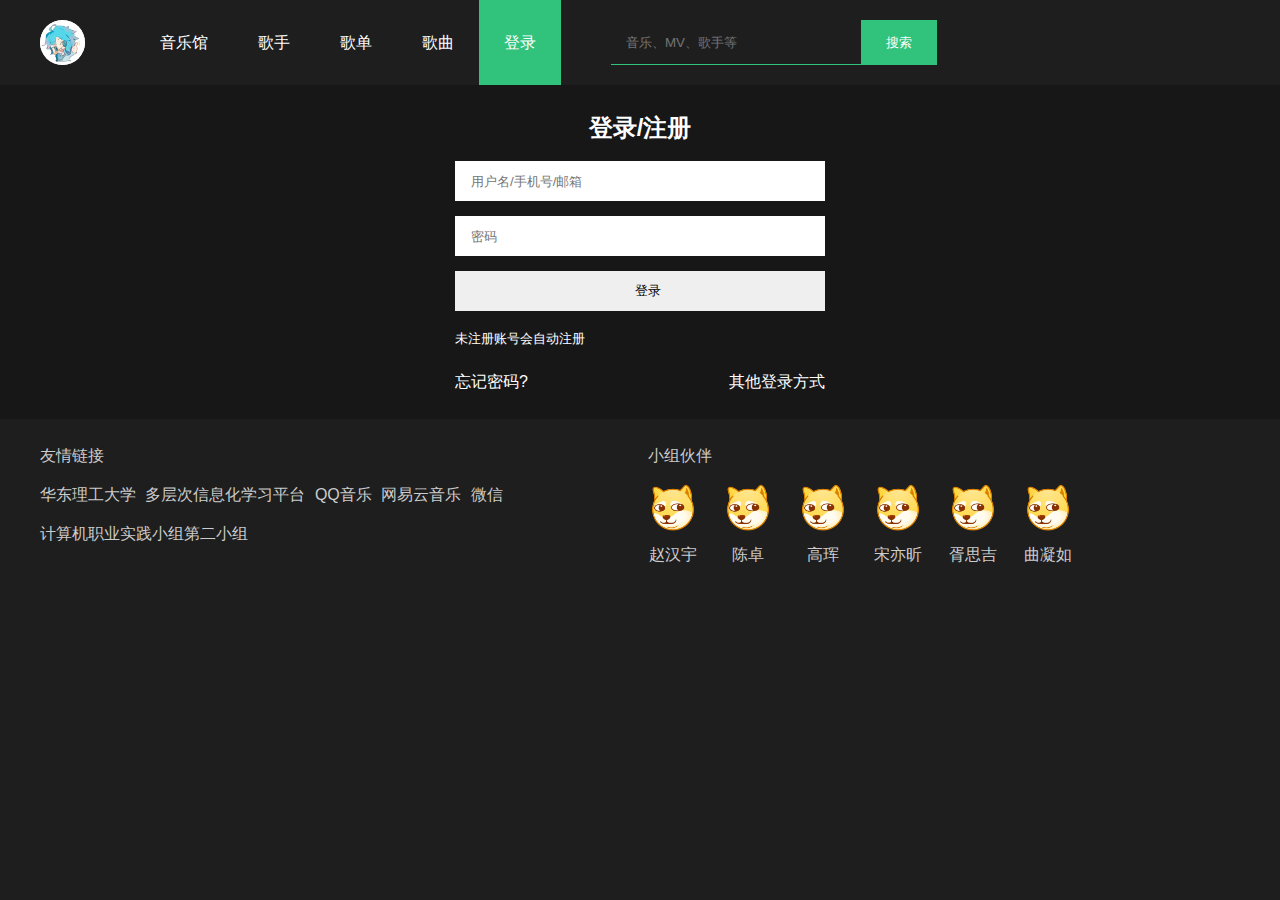
<file: login.html>
<!DOCTYPE html>
<html lang="en">

<head>
    <meta charset="UTF-8">
    <meta http-equiv="X-UA-Compatible" content="IE=edge">
    <meta name="viewport" content="width=device-width, initial-scale=1.0">
    <title>华理音乐分享网站</title>
    <link rel="stylesheet" href="css/style.css">
</head>

<body>
    <!-- 头部 -->
    <header class="header">
        <div class="w nav">            
            <a href="https://space.bilibili.com/676613855/?spm_id_from=333.999.0.0" class="logo-bili">
                <div class="avatarBox">
                    <img src="./images/xinxuan.jpg" alt="" class="avatarImg">
                </div>
            </a>
            <ul class="nav-meau">
                <li><a href="index.html">音乐馆</a></li>
                <li><a href="singer.html">歌手</a></li>
                <li><a href="song-list.html">歌单</a></li>
                <li><a href="song.html">歌曲</a></li>
                <li class="active"><a href="login.html">登录</a></li>
            </ul>
            <div class="search">
                <input type="text" name="" id="" placeholder="音乐、MV、歌手等"><button>搜索</button>
            </div>
        </div>
    </header>

    <!-- 登录/注册 主体 -->
    <div class="contentLogin py-3 bg1">
        <div class="login">
            <form action="index.html" method="post" target="myiframe">
                <h2>登录/注册</h2>
                <div class="ipt">
                    <input type="text" name="username" id="" placeholder="用户名/手机号/邮箱">
                </div>
                <div class="ipt">
                    <input type="password" name="password" id="" placeholder="密码">
                </div>
                <div class="ipt">                
                    <input type="submit" value="登录">
                </div>
            </form>
            <small>未注册账号会自动注册</small>
            <p><a href="#">忘记密码?</a><a href="#">其他登录方式</a></p>
        </div>
    </div>
     <!-- 底部1 -->
     <footer class="footer py-3">
        <div class="w">
            <div class="links">
                <div class="tit">友情链接</div>
                <a href="https://www.ecust.edu.cn">华东理工大学</a>
                <a href="https://s.ecust.edu.cn">多层次信息化学习平台</a>
                <a href="https://y.qq.com/">QQ音乐</a>
                <a href="https://music.163.com/">网易云音乐</a>
                <a href="#">
                    微信
                    <div class="hide">
                        <img src="./images/weixin.jpg" alt="">
                    </div>
                </a>
                <p class="mt-2">计算机职业实践小组第二小组</p>
            </div>
            <div class="copy">
                <div class="tit">小组伙伴</div>
                <div class="list">
                    <div class="item">
                        <img src="./images/goutou.png" alt="">
                        <p>赵汉宇</p>
                    </div>
                    <div class="item">
                        <img src="./images/goutou.png" alt="">
                        <p>陈卓</p>
                    </div>
                    <div class="item">
                        <img src="./images/goutou.png" alt="">
                        <p>高珲</p>
                    </div>
                    <div class="item">
                        <img src="./images/goutou.png" alt="">
                        <p>宋亦昕</p>
                    </div>
                    <div class="item">
                        <img src="./images/goutou.png" alt="">
                        <p>胥思吉</p>
                    </div>
                    <div class="item">
                        <img src="./images/goutou.png" alt="">
                        <p>曲凝如</p>
                    </div>
                </div>
            </div>
        </div>
    </footer>
</body>

</html>
</file>
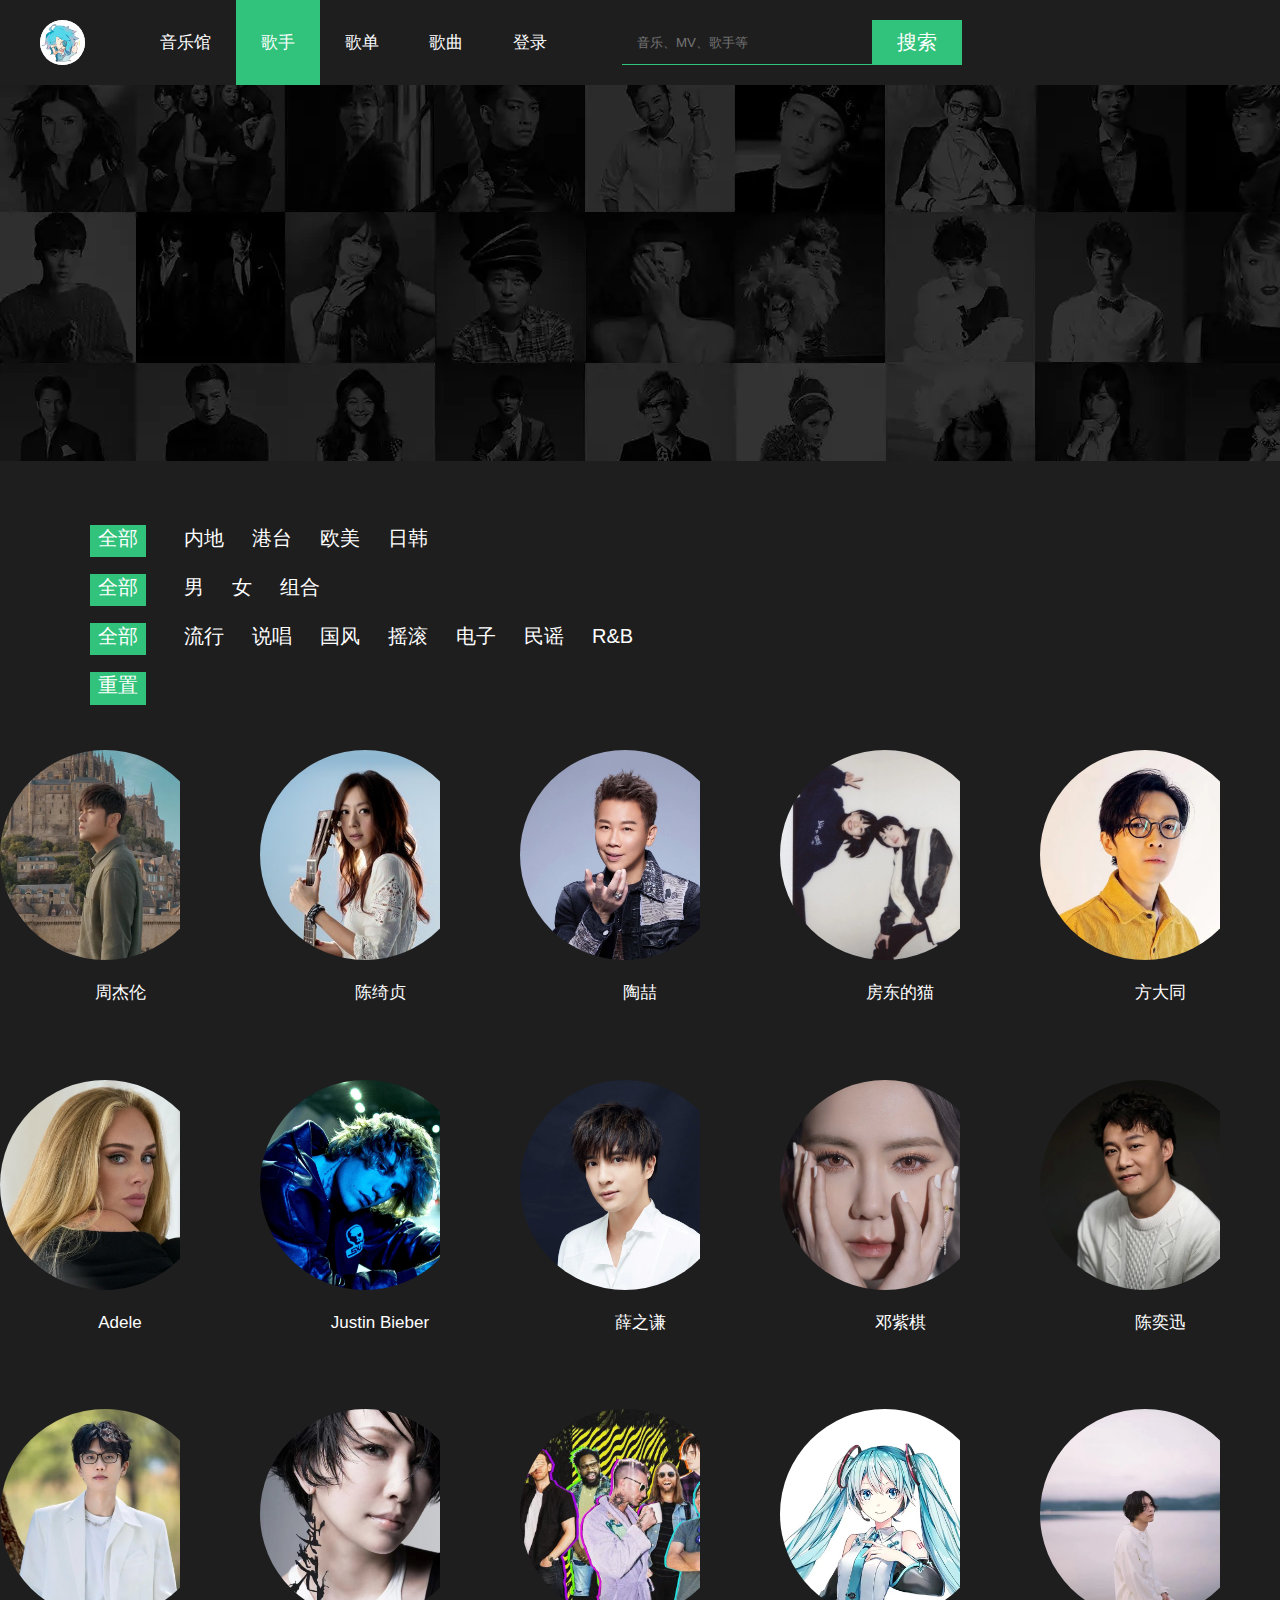
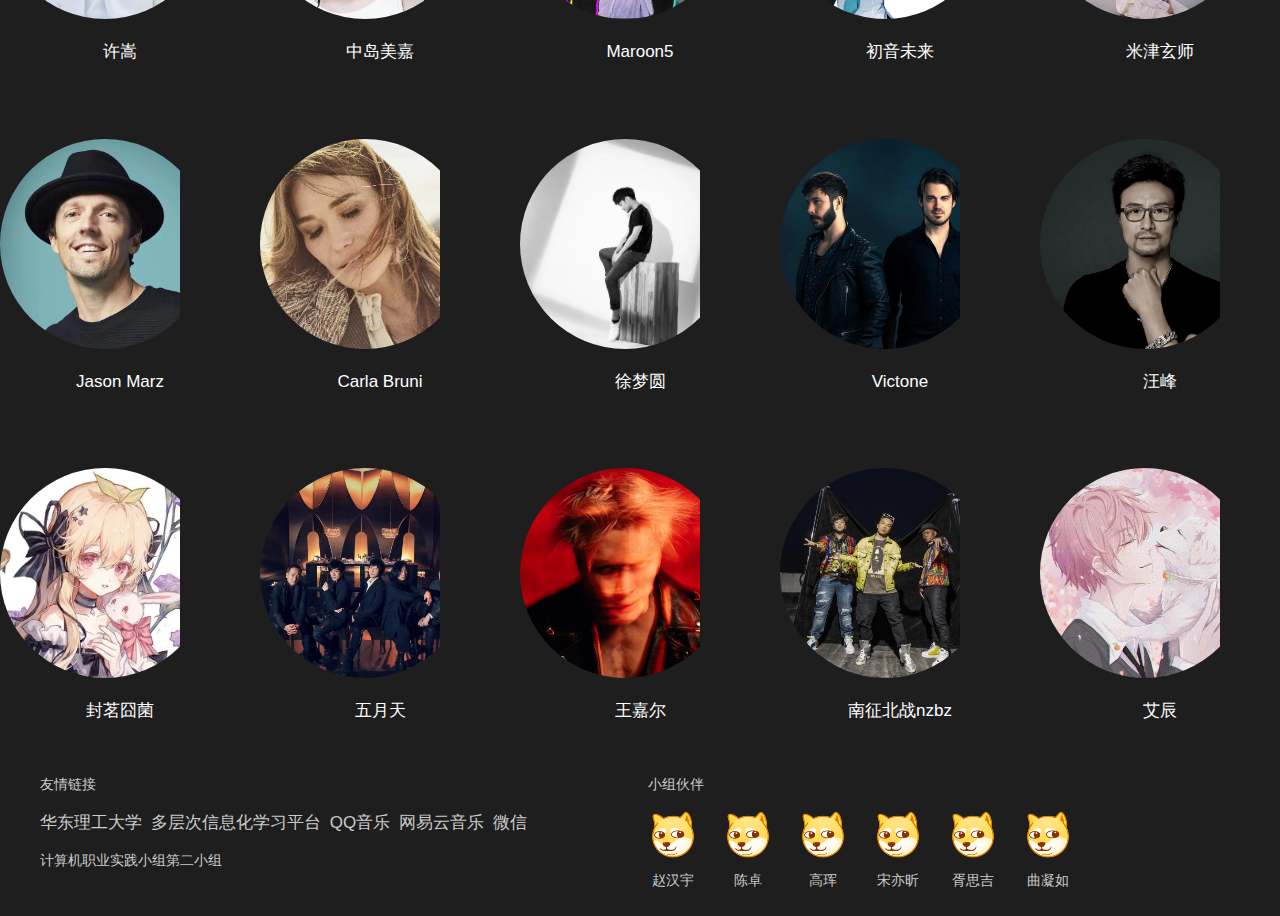
<file: singer.html>
<!DOCTYPE html>
<html lang="en">

<head>
    <meta charset="UTF-8">
    <meta http-equiv="X-UA-Compatible" content="IE=edge">
    <meta name="viewport" content="width=device-width, initial-scale=1.0">
    <title>华理音乐分享网站</title>
    <link rel="stylesheet" href="css/style.css">
	<link rel="stylesheet" type="text/css" href="css/syx.css">
	<script src="jquery-3.7.1.js" type="text/javascript" charset="utf-8"></script>
</head>

<body>
   <!-- 头部 -->
   <header class="header">
    <div class="w nav">            
        <a href="https://space.bilibili.com/676613855/?spm_id_from=333.999.0.0" class="logo-bili">
            <div class="avatarBox">
                <img src="./images/xinxuan.jpg" alt="" class="avatarImg">
            </div>
        </a>
        <ul class="nav-meau">
            <li><a href="index.html">音乐馆</a></li>
            <li class="active"><a href="singer.html">歌手</a></li>
            <li><a href="song-list.html">歌单</a></li>
            <li><a href="song.html">歌曲</a></li>
            <li><a href="login.html">登录</a></li>
        </ul>
        <div class="search">
            <input type="text" name="" id="" placeholder="音乐、MV、歌手等"><button>搜索</button>
        </div>
    </div>
</header>

    <!-- 横幅 -->
    <div class="banner"></div>
    <!-- 歌手 主体 -->
	 
	<div>
		<div>
			<div class="mod_singer_tag">
				<div class="singer_tag__list">
					<a class="singer_tag__item1 singer_tag__item--all singer_tag__item--select">全部</a>
					<a class="singer_tag__item1 ">内地</a>
					<a class="singer_tag__item1 ">港台</a>
					<a class="singer_tag__item1 ">欧美</a>
					<a class="singer_tag__item1 ">日韩</a>
				</div>
				<div class="singer_tag__list">
					<a class="singer_tag__item2 singer_tag__item--all singer_tag__item--select">全部</a>
					<a class="singer_tag__item2 ">男</a>
					<a class="singer_tag__item2 ">女</a>
					<a class="singer_tag__item2 ">组合</a>
				</div>
				<div class="singer_tag__list">
					<a class="singer_tag__item3 singer_tag__item--all singer_tag__item--select">全部</a>
					<a class="singer_tag__item3 ">流行</a>
					<a class="singer_tag__item3 ">说唱</a>
					<a class="singer_tag__item3 ">国风</a>
					<a class="singer_tag__item3 ">摇滚</a>
					<a class="singer_tag__item3 ">电子</a>
					<a class="singer_tag__item3 ">民谣</a>
					<a class="singer_tag__item3 ">R&B</a>
				</div>
				<button>重置</button>
			</div>
			<div class="mod_singer_list ">
				<ul class="singer_list__list">
					<li class="singer_list__item">
						<div class="singer_list__item_box">
							<div class="span-box">
								<span>港台</span>
								<span>男</span>
								<span>流行</span>
							</div>
							<a class="singer_list__cover" title="周杰伦" href="#">
								<img class="singer_list__pic" loading="lazy" src="img/周杰伦.jpg" alt="周杰伦" >
							</a>
							<h3 class="singer_list__title" style="min-height: 20px;">
								<a href="#">周杰伦</a>
							</h3>
						</div>
					</li>
					<li class="singer_list__item">
						<div class="singer_list__item_box">
							<div class="span-box">
								<span>港台</span>
								<span>女</span>
								<span>流行</span>
							</div>
							<a class="singer_list__cover" title="陈绮贞" href="#">
								<img class="singer_list__pic" loading="lazy" src="img/陈绮贞.jpeg" alt="陈绮贞" >
							</a>
							<h3 class="singer_list__title" style="min-height: 20px;">
								<a href="#">陈绮贞</a>
							</h3>
						</div>
					</li>
					<li class="singer_list__item">
						<div class="singer_list__item_box">
							<div class="span-box">
								<span>港台</span>
								<span>男</span>
								<span>流行</span>
							</div>
							<a class="singer_list__cover" title="陶喆" href="#">
								<img class="singer_list__pic" loading="lazy" src="img/陶喆.jpg" alt="陶喆" >
							</a>
							<h3 class="singer_list__title" style="min-height: 20px;">
								<a href="#">陶喆</a>
							</h3>
						</div>
					</li>
					<li class="singer_list__item">
						<div class="singer_list__item_box">
							<div class="span-box">
								<span>内地</span>
								<span>组合</span>
								<span>民谣</span>
							</div>
							<a class="singer_list__cover" title="房东的猫" href="#">
								<img class="singer_list__pic" loading="lazy" src="img/房东的猫.jpeg" alt="房东的猫" >
							</a>
							<h3 class="singer_list__title" style="min-height: 20px;">
								<a href="#">房东的猫</a>
							</h3>
						</div>
					</li>
					<li class="singer_list__item">
						<div class="singer_list__item_box">
							<div class="span-box">
								<span>港台</span>
								<span>男</span>
								<span>R&B</span>
							</div>
							<a class="singer_list__cover" title="方大同" href="#">
								<img class="singer_list__pic" loading="lazy" src="img/方大同.jpg" alt="方大同" >
							</a>
							<h3 class="singer_list__title" style="min-height: 20px;">
								<a href="#">方大同</a>
							</h3>
						</div>
					</li>
					<li class="singer_list__item">
						<div class="singer_list__item_box">
							<div class="span-box">
								<span>欧美</span>
								<span>女</span>
								<span>R&B</span>
							</div>
							<a class="singer_list__cover" title="Adele" href="#">
								<img class="singer_list__pic" loading="lazy" src="img/Adele.jpg" alt="Adele" >
							</a>
							<h3 class="singer_list__title" style="min-height: 20px;">
								<a href="#">Adele</a>
							</h3>
						</div>
					</li>
					<li class="singer_list__item">
						<div class="singer_list__item_box">
							<div class="span-box">
								<span>欧美</span>
								<span>男</span>
								<span>流行</span>
							</div>
							<a class="singer_list__cover" title="Justin Bieber" href="#">
								<img class="singer_list__pic" loading="lazy" src="img/Justin Bieber.jpg" alt="Justin Bieber" >
							</a>
							<h3 class="singer_list__title" style="min-height: 20px;">
								<a href="#">Justin Bieber</a>
							</h3>
						</div>
					</li>
					<li class="singer_list__item">
						<div class="singer_list__item_box">
							<div class="span-box">
								<span>内地</span>
								<span>男</span>
								<span>流行</span>
							</div>
							<a class="singer_list__cover" title="薛之谦" href="#">
								<img class="singer_list__pic" loading="lazy" src="img/薛之谦.jpg" alt="薛之谦" >
							</a>
							<h3 class="singer_list__title" style="min-height: 20px;">
								<a href="#">薛之谦</a>
							</h3>
						</div>
					</li>
					<li class="singer_list__item">
						<div class="singer_list__item_box">
							<div class="span-box">
								<span>港台</span>
								<span>女</span>
								<span>流行</span>
							</div>
							<a class="singer_list__cover" title="邓紫棋" href="#">
								<img class="singer_list__pic" loading="lazy" src="img/邓紫棋.jpg" alt="邓紫棋" >
							</a>
							<h3 class="singer_list__title" style="min-height: 20px;">
								<a href="#">邓紫棋</a>
							</h3>
						</div>
					</li>
					<li class="singer_list__item">
						<div class="singer_list__item_box">
							<div class="span-box">
								<span>港台</span>
								<span>男</span>
								<span>流行</span>
							</div>
							<a class="singer_list__cover" title="陈奕迅" href="#">
								<img class="singer_list__pic" loading="lazy" src="img/陈奕迅.jpg" alt="陈奕迅" >
							</a>
							<h3 class="singer_list__title" style="min-height: 20px;">
								<a href="#">陈奕迅</a>
							</h3>
						</div>
					</li>
					<li class="singer_list__item">
						<div class="singer_list__item_box">
							<div class="span-box">
								<span>内地</span>
								<span>男</span>
								<span>流行</span>
							</div>
							<a class="singer_list__cover" title="许嵩" href="#">
								<img class="singer_list__pic" loading="lazy" src="img/许嵩.jpg" alt="许嵩" >
							</a>
							<h3 class="singer_list__title" style="min-height: 20px;">
								<a href="#">许嵩</a>
							</h3>
						</div>
					</li>
					<li class="singer_list__item">
						<div class="singer_list__item_box">
							<div class="span-box">
								<span>日韩</span>
								<span>女</span>
								<span>流行</span>
							</div>
							<a class="singer_list__cover" title="中岛美嘉" href="#">
								<img class="singer_list__pic" loading="lazy" src="img/中岛美嘉.jpg" alt="中岛美嘉" >
							</a>
							<h3 class="singer_list__title" style="min-height: 20px;">
								<a href="#">中岛美嘉</a>
							</h3>
						</div>
					</li>
					<li class="singer_list__item">
						<div class="singer_list__item_box">
							<div class="span-box">
								<span>欧美</span>
								<span>组合</span>
								<span>摇滚</span>
							</div>
							<a class="singer_list__cover" title="Maroon5" href="#">
								<img class="singer_list__pic" loading="lazy" src="img/Maroon5.jpg" alt="Maroon5" >
							</a>
							<h3 class="singer_list__title" style="min-height: 20px;">
								<a href="#">Maroon5</a>
							</h3>
						</div>
					</li>
					<li class="singer_list__item">
						<div class="singer_list__item_box">
							<div class="span-box">
								<span>日韩</span>
								<span>女</span>
								<span>电子</span>
							</div>
							<a class="singer_list__cover" title="初音未来" href="#">
								<img class="singer_list__pic" loading="lazy" src="img/初音未来.jpg" alt="初音未来" >
							</a>
							<h3 class="singer_list__title" style="min-height: 20px;">
								<a href="#">初音未来</a>
							</h3>
						</div>
					</li>
					<li class="singer_list__item">
						<div class="singer_list__item_box">
							<div class="span-box">
								<span>日韩</span>
								<span>男</span>
								<span>流行</span>
							</div>
							<a class="singer_list__cover" title="米津玄师" href="#">
								<img class="singer_list__pic" loading="lazy" src="img/米津玄师.jpg" alt="米津玄师" >
							</a>
							<h3 class="singer_list__title" style="min-height: 20px;">
								<a href="#">米津玄师</a>
							</h3>
						</div>
					</li>
					<li class="singer_list__item">
						<div class="singer_list__item_box">
							<div class="span-box">
								<span>欧美</span>
								<span>男</span>
								<span>民谣</span>
							</div>
							<a class="singer_list__cover" title="Jason Marz" href="#">
								<img class="singer_list__pic" loading="lazy" src="img/Jason Marz.jpg" alt="Jason Marz" >
							</a>
							<h3 class="singer_list__title" style="min-height: 20px;">
								<a href="#">Jason Marz</a>
							</h3>
						</div>
					</li>
					<li class="singer_list__item">
						<div class="singer_list__item_box">
							<div class="span-box">
								<span>欧美</span>
								<span>女</span>
								<span>民谣</span>
							</div>
							<a class="singer_list__cover" title="Carla Bruni" href="#">
								<img class="singer_list__pic" loading="lazy" src="img/Carla Bruni.jpg" alt="Carla Bruni" >
							</a>
							<h3 class="singer_list__title" style="min-height: 20px;">
								<a href="#">Carla Bruni</a>
							</h3>
						</div>
					</li>
					<li class="singer_list__item">
						<div class="singer_list__item_box">
							<div class="span-box">
								<span>内地</span>
								<span>男</span>
								<span>电子</span>
							</div>
							<a class="singer_list__cover" title="徐梦圆" href="#">
								<img class="singer_list__pic" loading="lazy" src="img/徐梦圆.jpg" alt="徐梦圆" >
							</a>
							<h3 class="singer_list__title" style="min-height: 20px;">
								<a href="#">徐梦圆</a>
							</h3>
						</div>
					</li>
					<li class="singer_list__item">
						<div class="singer_list__item_box">
							<div class="span-box">
								<span>欧美</span>
								<span>组合</span>
								<span>电子</span>
							</div>
							<a class="singer_list__cover" title="Victone" href="#">
								<img class="singer_list__pic" loading="lazy" src="img/Victone.jpg" alt="Victone" >
							</a>
							<h3 class="singer_list__title" style="min-height: 20px;">
								<a href="#">Victone</a>
							</h3>
						</div>
					</li>
					<li class="singer_list__item">
						<div class="singer_list__item_box">
							<div class="span-box">
								<span>内地</span>
								<span>男</span>
								<span>摇滚</span>
							</div>
							<a class="singer_list__cover" title="汪峰" href="#">
								<img class="singer_list__pic" loading="lazy" src="img/汪峰.jpg" alt="汪峰" >
							</a>
							<h3 class="singer_list__title" style="min-height: 20px;">
								<a href="#">汪峰</a>
							</h3>
						</div>
					</li>
					<li class="singer_list__item">
						<div class="singer_list__item_box">
							<div class="span-box">
								<span>内地</span>
								<span>女</span>
								<span>国风</span>
							</div>
							<a class="singer_list__cover" title="封茗囧菌" href="#">
								<img class="singer_list__pic" loading="lazy" src="img/封茗囧菌.jpg" alt="封茗囧菌" >
							</a>
							<h3 class="singer_list__title" style="min-height: 20px;">
								<a href="#">封茗囧菌</a>
							</h3>
						</div>
					</li>
					<li class="singer_list__item">
						<div class="singer_list__item_box">
							<div class="span-box">
								<span>内地</span>
								<span>组合</span>
								<span>摇滚</span>
							</div>
							<a class="singer_list__cover" title="五月天" href="#">
								<img class="singer_list__pic" loading="lazy" src="img/五月天.jpg" alt="五月天" >
							</a>
							<h3 class="singer_list__title" style="min-height: 20px;">
								<a href="#">五月天</a>
							</h3>
						</div>
					</li>
					<li class="singer_list__item">
						<div class="singer_list__item_box">
							<div class="span-box">
								<span>内地</span>
								<span>男</span>
								<span>说唱</span>
							</div>
							<a class="singer_list__cover" title="王嘉尔" href="#">
								<img class="singer_list__pic" loading="lazy" src="img/王嘉尔.jpg" alt="王嘉尔" >
							</a>
							<h3 class="singer_list__title" style="min-height: 20px;">
								<a href="#">王嘉尔</a>
							</h3>
						</div>
					</li>
					<li class="singer_list__item">
						<div class="singer_list__item_box">
							<div class="span-box">
								<span>内地</span>
								<span>组合</span>
								<span>说唱</span>
							</div>
							<a class="singer_list__cover" title="南征北战nzbz" href="#">
								<img class="singer_list__pic" loading="lazy" src="img/南征北战nzbz.jpg" alt="南征北战nzbz" >
							</a>
							<h3 class="singer_list__title" style="min-height: 20px;">
								<a href="#">南征北战nzbz</a>
							</h3>
						</div>
					</li>
					<li class="singer_list__item">
						<div class="singer_list__item_box">
							<div class="span-box">
								<span>内地</span>
								<span>男</span>
								<span>国风</span>
							</div>
							<a class="singer_list__cover" title="艾辰" href="#">
								<img class="singer_list__pic" loading="lazy" src="img/艾辰.jpg" alt="艾辰" >
							</a>
							<h3 class="singer_list__title" style="min-height: 20px;">
								<a href="#">艾辰</a>
							</h3>
						</div>
					</li>
				</ul>
			</div>
		</div>
	</div>				
   

    <!-- 底部1 -->
    <footer class="footer py-3">
        <div class="w">
            <div class="links">
                <div class="tit">友情链接</div>
                <a href="https://www.ecust.edu.cn">华东理工大学</a>
                <a href="https://s.ecust.edu.cn">多层次信息化学习平台</a>
                <a href="https://y.qq.com/">QQ音乐</a>
                <a href="https://music.163.com/">网易云音乐</a>
                <a href="#">
                    微信
                    <div class="hide">
                        <img src="./images/weixin.jpg" alt="">
                    </div>
                </a>
                <p class="mt-2">计算机职业实践小组第二小组</p>
            </div>
            <div class="copy">
                <div class="tit">小组伙伴</div>
                <div class="list">
                    <div class="item">
                        <img src="./images/goutou.png" alt="">
                        <p>赵汉宇</p>
                    </div>
                    <div class="item">
                        <img src="./images/goutou.png" alt="">
                        <p>陈卓</p>
                    </div>
                    <div class="item">
                        <img src="./images/goutou.png" alt="">
                        <p>高珲</p>
                    </div>
                    <div class="item">
                        <img src="./images/goutou.png" alt="">
                        <p>宋亦昕</p>
                    </div>
                    <div class="item">
                        <img src="./images/goutou.png" alt="">
                        <p>胥思吉</p>
                    </div>
                    <div class="item">
                        <img src="./images/goutou.png" alt="">
                        <p>曲凝如</p>
                    </div>
                </div>
            </div>
        </div>
    </footer>
</body>
<script type="text/javascript">
		$(document).ready(function(){
		  $(".singer_tag__item1").click(function(){
		    $(".singer_tag__item1").removeClass("singer_tag__item--select");
			 $(this).addClass("singer_tag__item--select");
		  });
		});
		$(document).ready(function(){
		  $(".singer_tag__item2").click(function(){
		    $(".singer_tag__item2").removeClass("singer_tag__item--select");
			 $(this).addClass("singer_tag__item--select");
		  });
		});
		$(document).ready(function(){
		  $(".singer_tag__item3").click(function(){
		    $(".singer_tag__item3").removeClass("singer_tag__item--select");
			 $(this).addClass("singer_tag__item--select");
		  });
		});
		var sexIndex, areaIndex, styleIndex;
		saveLast();
		
		function saveLast() {
		    $('.singer_tag__item1').on('click', function() {
		        areaIndex = $(this).text();
		        sort1(areaIndex);
		    });
			$('.singer_tag__item2').on('click', function() {
			    sexIndex = $(this).text();
			    sort2(sexIndex);
			});
			$('.singer_tag__item3').on('click', function() {
			    styleIndex = $(this).text();
			    sort3(styleIndex);
			});
		}
		var $character = $('.span-box');
		var $listItems = $('.mod_singer_list ul li');
		var currentFilteredItems = $listItems; 

		function showAll() {
			$listItems.show();
			currentFilteredItems = $listItems; 
		}


		function sort1(a) {
			if (a !== '全部') {
				$character.each(function(index) {
					var area = $(this).find('span:first').text();
					if (area !== a) {
						currentFilteredItems.eq(index).hide();
					}
				});
			} else {
				showAll(); 
			}
		}

		function sort2(a) {
			if (a !== '全部') {
				$character.each(function(index) {
					var sex = $(this).find('span:eq(1)').text();
					if (sex !== a) {
						currentFilteredItems.eq(index).hide();
					}
				});
			}
		}

		function sort3(a) {
			if (a !== '全部') {
				$character.each(function(index) {
					var style_ = $(this).find('span:eq(2)').text();
					if (style_ !== a) {
						currentFilteredItems.eq(index).hide();
					}
				});
			}
		}
		$("button").on("click",function(){
			$(".singer_tag__item1").removeClass("singer_tag__item--select");
			$(".singer_tag__item2").removeClass("singer_tag__item--select");
			$(".singer_tag__item3").removeClass("singer_tag__item--select");
			$(".singer_tag__item--all").addClass("singer_tag__item--select");
			showAll();
		})
	</script>
</html>
</file>
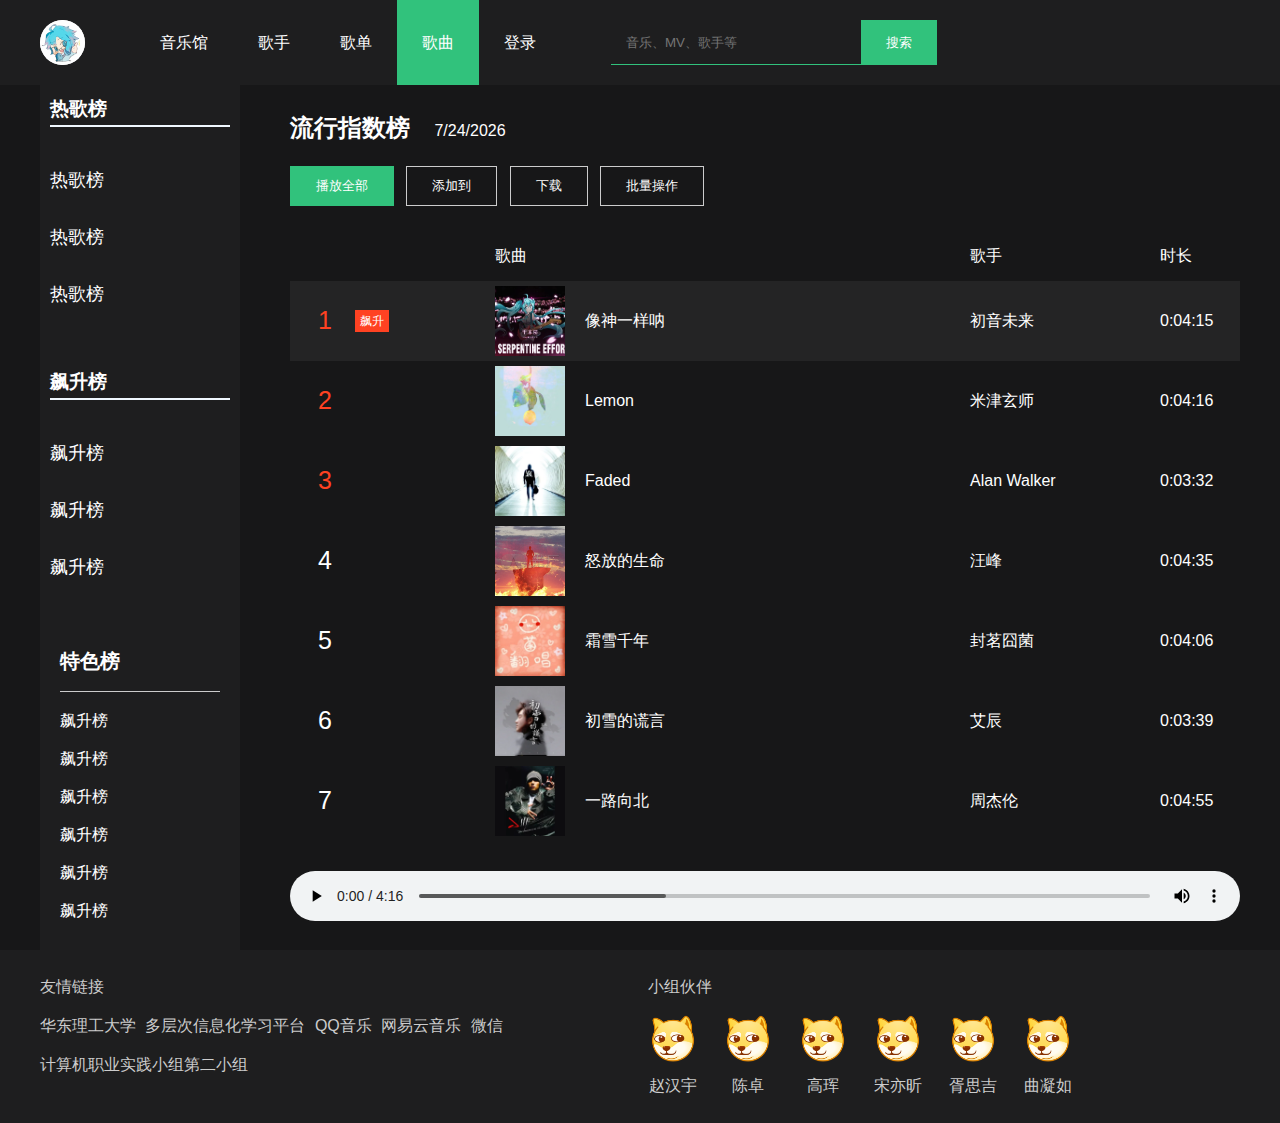
<file: song.html>
<!DOCTYPE html>
<html lang="en">

<head>
    <meta charset="UTF-8">
    <meta http-equiv="X-UA-Compatible" content="IE=edge">
    <meta name="viewport" content="width=device-width, initial-scale=1.0">
    <title>华理音乐分享网站</title>
    <link rel="stylesheet" href="css/style.css">
    <style>

        .container {
            display: flex;
            height: 100%;
            
        }

        .left-box {
            flex: 1;
            padding: 20px;
            box-sizing: border-box;
        }
        .right-box {
            flex: 5;
            padding: 20px;
            box-sizing: border-box;
        }

        .small-box {
            padding: 10px;
            margin-bottom: 10px;
        }
        dd {
            margin-bottom: 30px;
        }
        dl > dt + dd {
            margin-top: 40px;
        }
        .r {
            font-size: 18px;
        }
        span{
            display: inline-block;
            margin-right: 20px;
        }
        .green:hover {
	        background-color: #31c27c
        }
        dd:hover{
            background-color: #31c27c
        }
        .first-div{
            margin-bottom: 20px;
        }
        .green{
            width: 100px;
            height: 40px;
        }

        .container-two {
            display: flex;
            width:100%;
        }
        .one{
            flex: 1;
        }
        .two{
            flex: 2;
        }
        .three{
            flex: 1;
        }
        .four{
            flex: 1;
        }
        .image{
            width:80px;
            height:80px;
        }

    </style>
</head>

<body>
    <!-- 头部 -->
    <header class="header">
        <div class="w nav">
            <a href="https://space.bilibili.com/676613855/?spm_id_from=333.999.0.0" class="logo-bili">
                <div class="avatarBox">
                    <img src="./images/xinxuan.jpg" alt="" class="avatarImg">
                </div>
            </a>
            <ul class="nav-meau">
                <li><a href="index.html">音乐馆</a></li>
                <li><a href="singer.html">歌手</a></li>
                <li><a href="song-list.html">歌单</a></li>
                <li class="active"><a href="song.html">歌曲</a></li>
            
                <li><a href="login.html">登录</a></li>
            </ul>
            <div class="search">
                <input type="text" name="" id="" placeholder="音乐、MV、歌手等"><button>搜索</button>
            </div>
        </div>
    </header>

    <!-- 歌曲 主体 -->
     <!-- 歌曲 主体 -->
     <div class="contentSong py-3 bg1">
        <div class="w d-flex">
            <div class="contentSong-l bg2">
                <div class="small-box">
                    <dl>
                        <dt><div style="border-bottom: 2px solid aliceblue; padding-bottom: 2px;"><h3>热歌榜</h3></div></dt>
                        <dd><a href="#" class="r">热歌榜</a></dd>
                        <dd><a href="#" class="r">热歌榜</a></dd>
                        <dd><a href="#" class="r">热歌榜</a></dd>
                    </dl>
                </div>
                <div class="small-box">
                    <dl>
                        <dt><div style="border-bottom: 2px solid aliceblue; padding-bottom: 2px;"><h3>飙升榜</h3></div></dt>
                        <dd><a href="#"class="r">飙升榜</a></dd>
                        <dd><a href="#"class="r">飙升榜</a></dd>
                        <dd><a href="#"class="r">飙升榜</a></dd>
                    </dl>
                </div>
                <ul class="list-col">
                    <li class="first">特色榜</li>
                    <li class=""><a href="#">飙升榜</a></li>
                    <li><a href="#">飙升榜</a></li>
                    <li><a href="#">飙升榜</a></li>
                    <li><a href="#">飙升榜</a></li>
                    <li><a href="#">飙升榜</a></li>
                    <li><a href="#">飙升榜</a></li>
                </ul>
            </div>
            <div class="contentSong-r">
                <div class="first-div">
                    <span><h2>流行指数榜</h2></span>
                    <span id="dateDisplay">
                        <script>
                             var dateDisplay = document.getElementById('dateDisplay');
                                var currentDate = new Date();
                                var formattedDate = currentDate.toLocaleDateString();
                                dateDisplay.textContent = formattedDate;
                        </script>
                    </span>
                </div>
                <div class="select-btn pb-3">
                    <button class="active">播放全部</button>
                    <button>添加到</button>
                    <button>下载</button>
                    <button>批量操作</button>
                </div>
                <ul class="songList">
                    <li class="head">
                        <div class="col-2"></div>
                        <div class="col-5">歌曲</div>
                        <div class="col-2">歌手</div>
                        <div class="col-1">时长</div>
                    </li>
                    <li class="active">
                        <div class="col-2">
                            <div class="num text-red">1</div>
                            <span class="tag">飙升</span>
                        </div>
                        <div class="col-5 itemSong">
                            <img src="image/初音.jpg" alt="">
                            <p><a href="#">像神一样呐</a></p>
                            <div class="play">
                                <button class="btn-play"></button>
                            </div>
                        </div>
                        <div class="col-2">初音未来</div>
                        <div class="col-1">0:04:15</div>
                    </li>
                    <li>
                        <div class="col-2">
                            <div class="num text-red">2</div>
                        </div>
                        <div class="col-5 itemSong">
                            <img src="image/Lemon.webp" alt="">
                            <p><a href="#">Lemon</a></p>
                            <div class="play">
                                <button class="btn-play"></button>
                            </div>
                        </div>
                        <div class="col-2">米津玄师</div>
                        <div class="col-1">0:04:16</div>
                    </li>
                    <li>
                        <div class="col-2">
                            <div class="num text-red">3</div>
                        </div>
                        <div class="col-5 itemSong">
                            <img src="image/Faded.webp" alt="">
                            <p><a href="#">Faded</a></p>
                            <div class="play">
                                <button class="btn-play"></button>
                            </div>
                        </div>
                        <div class="col-2">Alan Walker</div>
                        <div class="col-1">0:03:32</div>
                    </li>
                    <li>
                        <div class="col-2">
                            <div class="num">4</div>
                        </div>
                        <div class="col-5 itemSong">
                            <img src="image/怒放的生命.webp" alt="">
                            <p><a href="#">怒放的生命</a></p>
                            <div class="play">
                                <button class="btn-play"></button>
                            </div>
                        </div>
                        <div class="col-2">汪峰</div>
                        <div class="col-1">0:04:35</div>
                    </li>
                    <li>
                        <div class="col-2">
                            <div class="num">5</div>
                        </div>
                        <div class="col-5 itemSong">
                            <img src="image/霜雪千年.webp" alt="">
                            <p><a href="#">霜雪千年</a></p>
                            <div class="play">
                                <button class="btn-play"></button>
                            </div>
                        </div>
                        <div class="col-2">封茗囧菌</div>
                        <div class="col-1">0:04:06</div>
                    </li>
                    <li>
                        <div class="col-2">
                            <div class="num">6</div>
                        </div>
                        <div class="col-5 itemSong">
                            <img src="image/初雪的谎言.webp" alt="">
                            <p><a href="#">初雪的谎言</a></p>
                            <div class="play">
                                <button class="btn-play"></button>
                            </div>
                        </div>
                        <div class="col-2">艾辰</div>
                        <div class="col-1">0:03:39</div>
                    </li>
                    <li>
                        <div class="col-2">
                            <div class="num">7</div>
                        </div>
                        <div class="col-5 itemSong">
                            <img src="image/一路向北.webp" alt="">
                            <p><a href="#">一路向北</a></p>
                            <div class="play">
                                <button class="btn-play"></button>
                            </div>
                        </div>
                        <div class="col-2">周杰伦</div>
                        <div class="col-1">0:04:55</div>
                    </li>
                </ul>
                </ul>
        </ul>
                <!-- 歌曲播放 -->
                <div class="fixedSong">
                    <audio src="音频/C400002Ql2O31rVjxk.m4a" controls></audio>
                </div>
            </div>
        </div>
    </div>

    <script src="js/song.js"></script>


    <script>
        window.onload = function () {
            var list = document.getElementById('jishu');
            var items = list.getElementsByTagName('li');
            for (var i = 0; i < items.length; i++) {
                var itemNumber = i + 1;
                items[i].innerHTML = itemNumber + '. ' + items[i].innerHTML;
            }
        }    
    </script>


</html>
    <!-- 底部1 -->
    <footer class="footer py-3">
        <div class="w">
            <div class="links">
                <div class="tit">友情链接</div>
                <a href="https://www.ecust.edu.cn">华东理工大学</a>
                <a href="https://s.ecust.edu.cn">多层次信息化学习平台</a>
                <a href="https://y.qq.com/">QQ音乐</a>
                <a href="https://music.163.com/">网易云音乐</a>
                <a href="#">
                    微信
                    <div class="hide">
                        <img src="./images/weixin.jpg" alt="">
                    </div>
                </a>
                <p class="mt-2">计算机职业实践小组第二小组</p>
            </div>
            <div class="copy">
                <div class="tit">小组伙伴</div>
                <div class="list">
                    <div class="item">
                        <img src="./images/goutou.png" alt="">
                        <p>赵汉宇</p>
                    </div>
                    <div class="item">
                        <img src="./images/goutou.png" alt="">
                        <p>陈卓</p>
                    </div>
                    <div class="item">
                        <img src="./images/goutou.png" alt="">
                        <p>高珲</p>
                    </div>
                    <div class="item">
                        <img src="./images/goutou.png" alt="">
                        <p>宋亦昕</p>
                    </div>
                    <div class="item">
                        <img src="./images/goutou.png" alt="">
                        <p>胥思吉</p>
                    </div>
                    <div class="item">
                        <img src="./images/goutou.png" alt="">
                        <p>曲凝如</p>
                    </div>
                </div>
            </div>
        </div>
    </footer>
</body>

</html>
</file>
<file: css/style.css>
* {
  margin: 0;
  padding: 0;
  box-sizing: border-box;
}
li {
  list-style: none;
}
a {
  color: #fff;
  text-decoration: none;
}
button,
input {
  outline: none;
  border: none;
}
img {
  width: 100%;
  vertical-align: middle;
}
/* 宽度和长度 */
::-webkit-scrollbar {
  width: 6px;
  height: 5px;
}
/* 滚动槽 */
::-webkit-scrollbar-track {
  background-color: rgba(255, 255, 255, 0.13);
  border-radius: 10px;
}
/* 滚动条滑块 */
::-webkit-scrollbar-thumb {
  border-radius: 10px;
  background-color: #ccc;
}
body {
  color: #fff;
  line-height: 1.5;
  font-family: poppin, Tahoma, Arial, sans-serif;
  font-family: Tahoma, Arial, sans-serif, 9;
  background: #1e1e1f;
}
.w {
  width: 1200px;
  margin: 0 auto;
}
.bg1 {
  background: #171718;
}
.bg2 {
  background: #1e1e1f;
}
.text-red {
  color: #ff4222;
}
.d-flex {
  display: flex;
}
.py-3 {
  padding-top: 25px;
  padding-bottom: 25px;
}
.pb-3 {
  padding-bottom: 25px;
}
.mt-3 {
  margin-top: 25px;
}
.mt-2 {
  margin-top: 15px;
}
.col-1 {
  padding: 0 15px;
  width: 10%;
}
.col-2 {
  padding: 0 15px;
  width: 20%;
}
.col-3 {
  padding: 0 15px;
  width: 30%;
}
.col-5 {
  padding: 0 15px;
  width: 50%;
}
.title {
  padding: 25px 0;
  text-align: center;
  letter-spacing: 0.2em;
  font-size: 30px;
  font-weight: 500;
}
.tag {
  padding: 2px 5px;
  color: #fff;
  background: #ff4222;
  font-size: 12px;
}
.list-row {
  padding: 25px 0;
  display: flex;
  align-items: center;
  justify-content: center;
}
.list-row li a {
  margin: 0 25px;
}
.list-row li:hover a,
.list-row li.active a {
  color: #31c27c;
}
.list-select {
  display: flex;
  margin-bottom: 15px;
}
.list-select:last-child {
  margin-bottom: 0;
}
.list-select li {
  margin-right: 35px;
}
.list-select li a {
  display: flex;
  height: 50px;
}
.list-select li a:hover {
  color: #31c27c;
}
.list-select .list-all {
  margin-right: 30px;
}
.list-select .list-all a {
  padding: 0 8px;
  color: #fff;
  background: #31c27c;
}
.list-col {
  margin-bottom: 20px;
}
.list-col .first {
  margin: 0 20px 10px;
  padding: 0;
  font-size: 20px;
  font-weight: 600;
  line-height: 60px;
  border-bottom: 1px solid #ccc;
}
.list-col .first:hover {
  background: transparent;
}
.list-col li {
  line-height: 38px;
  padding: 0 20px;
  cursor: pointer;
}
.list-col li:hover {
  transition: all 0.3s;
  background: #31c27c;
}
.list-col .active {
  background: #31c27c;
}
.card .pic {
  margin-bottom: 15px;
  position: relative;
  cursor: pointer;
  overflow: hidden;
}
.card .pic img {
  object-fit: cover;
}
.card .pic i {
  position: absolute;
  top: 0;
  left: 0;
  transform: scale(1);
  width: 100%;
  height: 100%;
  background: rgba(0, 0, 0, 0.2) url(../images/icon-play.png) no-repeat center;
  background-size: 70px 70px;
  opacity: 0;
}
.card .pic:hover img {
  transition: all 0.5s;
  transform: scale(1.1);
}
.card .pic:hover i {
  transition: all 0.5s;
  transform: scale(1.1);
  opacity: 1;
}
.card p a:hover {
  color: #31c27c;
}
.card span {
  color: #ccc;
}
.card-bdr {
  display: flex;
  flex-direction: column;
  align-items: center;
}
.card-bdr img {
  margin-bottom: 15px;
  width: 140px;
  height: 140px;
  border-radius: 50%;
}
.card-bdr a:hover {
  color: #31c27c;
}
.header {
  position: sticky;
  top: 0;
  height: 85px;
  z-index: 99;
  background: #1e1e1f;
}
.nav {
  display: flex;
  height: 100%;
}
.nav .logo {
  margin-right: 50px;
  display: flex;
  align-items: center;
  justify-content: center;
  width: 65px;
}
.nav .logo img {
  width: 60px;
  height: 60px;
  border-radius: 50%;
  border-right: 2px solid #fea92a;
}
.nav .logo-bili {
  margin-right: 50px;
  display: flex;
  align-items: center;
  justify-content: center;
}
.nav .logo-bili .avatarBox {
  position: relative;
  width: 45px;
  height: 45px;
  border-radius: 50%;
  z-index: 99;
  background: #fff;
}
.nav .logo-bili .avatarBox:hover {
  transition: all 0.3s;
  transform: translateY(60%) scale(1.6);
}
.nav .logo-bili .avatarBox .avatarImg {
  position: absolute;
  top: 0;
  left: 0;
  width: 100%;
  height: 100%;
  border-radius: 50%;
  object-fit: cover;
}
.nav .logo-bili .avatarBox .avatarBoder {
  position: absolute;
  height: 176.48%;
  width: 176.48%;
  top: -38.33%;
  left: -38.33%;
  overflow: hidden;
}
.nav .logo-bili .avatarBox .avatarBoder img {
  width: 100%;
  height: 100%;
  object-fit: cover;
}
.nav .nav-meau {
  display: flex;
  height: 100%;
  margin-right: 50px;
}
.nav .nav-meau li a {
  padding: 0 25px;
  display: flex;
  align-items: center;
  height: 100%;
  color: #fff;
}
.nav .nav-meau li:hover a,
.nav .nav-meau li.active a {
  transition: all 0.3s;
  background: #31c27c;
}
.nav .search {
  display: flex;
  align-items: center;
}
.nav .search input {
  padding-left: 15px;
  width: 250px;
  height: 45px;
  color: #fff;
  background: transparent;
  border-bottom: 1px solid #31c27c;
}
.nav .search button {
  padding: 0 25px;
  height: 45px;
  cursor: pointer;
  color: #fff;
  background: #31c27c;
}
.content .list {
  display: flex;
  flex-wrap: wrap;
}
.content .list .card {
  margin-bottom: 25px;
}
.footer {
  color: #ccc;
}
.footer a {
  color: #ccc;
}
.footer .w {
  display: flex;
  justify-content: space-between;
}
.footer .tit {
  margin-bottom: 15px;
}
.footer .links {
  margin-bottom: 15px;
  flex: 1;
  margin-right: 15px;
}
.footer .links a {
  position: relative;
  margin-right: 5px;
}
.footer .links a:last-child {
  margin-right: 0;
}
.footer .links a:hover {
  color: #31c27c;
}
.footer .links a:hover .hide {
  transition: all 0.3s;
  display: block;
  animation: hide1 0.5s;
}
.footer .links a .hide {
  display: none;
  position: absolute;
  bottom: 35px;
  left: 50%;
  margin-left: -100px;
  width: 200px;
  border-radius: 5px;
  overflow: hidden;
}
.footer .copy {
  flex: 1;
}
.footer .copy .list {
  display: flex;
}
.footer .copy .list .item {
  margin-right: 25px;
  text-align: center;
}
.footer .copy .list .item:last-child {
  margin-right: 0;
}
.footer .copy .list .item img {
  margin-bottom: 10px;
  width: 50px;
}
@keyframes hide1 {
  0% {
    opacity: 0;
    transform: scale(0.5);
  }
  100% {
    opacity: 1;
    transform: scale(1);
  }
}
.banner {
  height: 376px;
  background: url(../images/bg1.webp) repeat-x;
}
.contentSinger .list {
  display: flex;
  justify-content: space-between;
  flex-wrap: wrap;
}
.contentSinger .list .card-bdr {
  width: 20%;
  margin-bottom: 50px;
}
.contentSongList .list {
  display: flex;
  justify-content: space-between;
  flex-wrap: wrap;
}
.contentSongList .list .card {
  margin-bottom: 25px;
}
.contentSong .d-flex {
  justify-content: space-between;
}
.contentSong .contentSong-l {
  margin: -25px 0;
  width: 200px;
}
.contentSong .contentSong-r {
  width: 950px;
}
.contentSong .contentSong-r .tit {
  font-weight: 400;
}
.contentSong .contentSong-r .tit span {
  margin: 0 15px;
  font-size: 14px;
}
.contentSong .contentSong-r .select-btn button {
  margin-right: 8px;
  padding: 0 25px;
  height: 40px;
  cursor: pointer;
  border: 1px solid #ccc;
  color: #fff;
  background: transparent;
}
.contentSong .contentSong-r .select-btn button:hover,
.contentSong .contentSong-r .select-btn button.active {
  transition: all 0.3s;
  background: #31c27c;
  border: 1px solid #31c27c;
}
.contentSong .contentSong-r .songList li {
  display: flex;
  height: 80px;
}
.contentSong .contentSong-r .songList li > div {
  display: flex;
  align-items: center;
}
.contentSong .contentSong-r .songList li.head {
  height: 50px;
}
.contentSong .contentSong-r .songList li.active,
.contentSong .contentSong-r .songList li:hover {
  transition: all 0.3s;
  background: #242425;
}
.contentSong .contentSong-r .songList li .num {
  margin-right: 10px;
  width: 40px;
  text-align: center;
  font-size: 25px;
}
.contentSong .contentSong-r .songList li .itemSong {
  position: relative;
}
.contentSong .contentSong-r .songList li .itemSong img {
  margin-right: 20px;
  width: 70px;
  height: 70px;
  object-fit: cover;
}
.contentSong .contentSong-r .songList li .itemSong a:hover {
  color: #31c27c;
}
.contentSong .contentSong-r .songList li .itemSong .play {
  position: absolute;
  right: 0;
  top: 0;
  padding: 0 15px;
  height: 100%;
  display: flex;
  align-items: center;
  opacity: 0;
}
.contentSong .contentSong-r .songList li .itemSong .play .btn-play {
  width: 40px;
  height: 40px;
  background: transparent url(../images/icon-play.png) no-repeat center;
  background-size: contain;
  cursor: pointer;
}
.contentSong .contentSong-r .songList li .itemSong:hover .play {
  transition: all 0.5s;
  opacity: 1;
}
.fixedSong {
  margin-top: 30px;
  width: 100%;
  height: 50px;
}
.fixedSong audio {
  width: 100%;
  height: 100%;
}
.contentLogin {
  display: flex;
  align-items: center;
  justify-content: center;
}
.contentLogin .login {
  width: 370px;
}
.contentLogin .login h2 {
  margin-bottom: 15px;
  text-align: center;
}
.contentLogin .login .ipt {
  margin-bottom: 15px;
}
.contentLogin .login .ipt input {
  padding-left: 15px;
  width: 100%;
  height: 40px;
  border: 1px solid transparent;
}
.contentLogin .login .ipt input:focus {
  border: 1px solid #31c27c;
  box-shadow: 0 0 30px #31c27c;
}
.contentLogin .login button {
  width: 100%;
  height: 40px;
  cursor: pointer;
  color: #fff;
  background: #31c27c;
}
.contentLogin .login p {
  margin-top: 20px;
  display: flex;
  justify-content: space-between;
}
.bannerSwiper {
  height: 700px;
}
.bannerSwiper .swiper {
  width: 100%;
  height: 100%;
}
.bannerSwiper .swiper-slide img {
  width: 100%;
  height: 100%;
  object-fit: cover;
  object-position: 50%;
}
.bannerSwiper .swiper-pagination-bullet {
  width: 35px;
  height: 10px;
  border-radius: 0;
}
.bannerSwiper .swiper-pagination-bullet-active {
  background: #fff;
}
</file>
<file: css/syx.css>
a {
  color: #fff;
  text-decoration: none;
  cursor: pointer;
  font-size: 17px;
}

a:hover {
	color: #31c27c
}

button{
	background-color: #31c27c;
	color:#fff;
	border-color: #1e1e1f;
	border-width: 0;
	font-size: 20px;
	padding: 0 8px 6px 8px;
}

body {
  color: #fff;
  line-height: 1.5;
  font-size: 14px;
  font-family: poppin, Tahoma, Arial, sans-serif;
  font-family: Tahoma, Arial, sans-serif, 9;
  background: #1e1e1f;
  overflow-y: scroll;
}
span{ 
	display: none;
 } 

.mod_singer_tag {
	background-color: #1e1e1f;
	padding: 34px 0 0 40px;
	margin: 30px 0 20px 50px;
}

.singer_tag__list {
	padding-bottom: 3px;
	height: auto;
	zoom: 1;
	clear: both;
	overflow: hidden
}

.singer_tag__item1,.singer_tag__item2,.singer_tag__item3 {
	float: left;
	line-height: 26px;
	padding: 0 8px;
	font-size: 20px;
	margin: 0 12px 14px 0
}



.singer_tag__item--all {
	margin-right: 30px;
	padding-bottom: 6px;
}

.singer_tag__item--select,
.singer_tag__item--select:hover {
	background-color: #31c27c;
	color: #fff;
	padding-bottom: 6px;
}

.singer_list__list {
	margin-bottom: 4px
}

.mod_singer_list {
	overflow: hidden;
	text-align: center
}

.singer_list__list {
	margin-right: -20px;
	overflow: hidden;
	zoom: 1;
	margin-bottom: -24px
}

.singer_list__item {
	float: left;
	width: 20%;
	margin-bottom: 20px;
	overflow: hidden;
}

.singer_list__item_box {
	position: relative;
	margin-right: 80px;
	background-color: #1e1e1f;
	min-height: 195px;
	padding: 25px 0;
	overflow: hidden;

}

.singer_list__cover,
.singer_list__pic {
	width: 210px;
	height: 210px;
	border-radius: 126px
}

.singer_list__cover {
	margin-left: auto;
	margin-right: auto
}

.singer_list__title {
	font-size: 16px;
	font-weight: 400;
	zoom: 1;
	width: 100%;
	margin: 20px 30px 4px
}

.singer_list__title {
	overflow: hidden;
	text-overflow: ellipsis;
	white-space: nowrap
}
</file>
